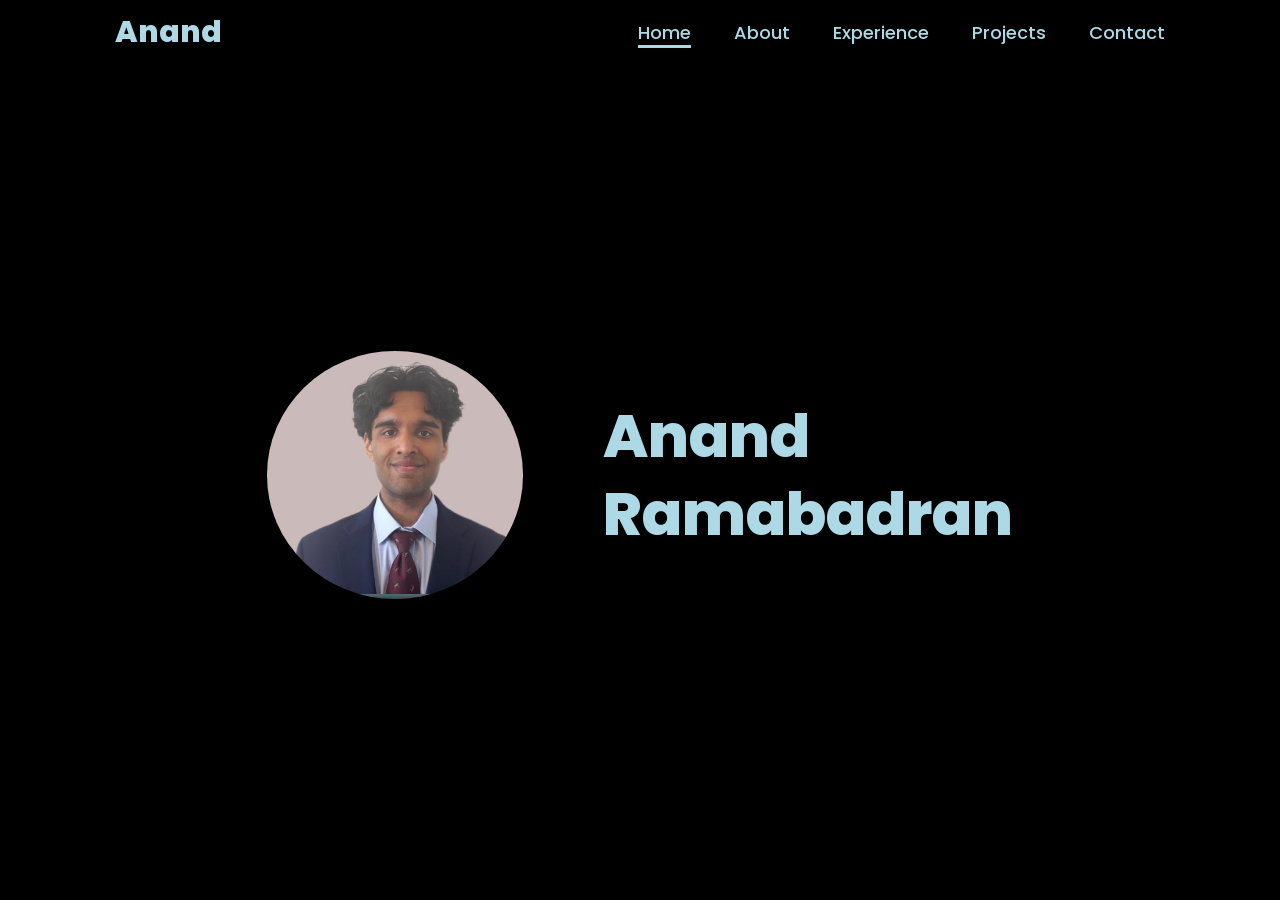
<file: index.html>
<!DOCTYPE html>
<html lang="en">
<head>
    <meta charset="UTF-8" />
    <meta name="viewport" content="width=device-width, initial-scale=1.0"/>
    <title>Anand Ramabadran</title>
    <link rel="stylesheet" href="styles.css" />
    <link rel="stylesheet" href="https://cdnjs.cloudflare.com/ajax/libs/font-awesome/6.5.0/css/all.min.css" />
</head>
<body>

<header>
  <a href="index.html" class="logo">Anand</a>
  <nav>
    <a href="index.html" class="active">Home</a>
    <a href="about.html">About</a>
    <a href="resume.html">Experience</a>
    <a href="projects.html">Projects</a>
    <a href="contact.html">Contact</a>
  </nav>
</header>

<section id="home" class="home">
  <div class="home-img fade-in-left">
    <img src="./images/Screenshot 2025-05-01 235015.jpg" alt="Profile Image">
  </div>

  <div class="home-content fade-in-right">
    <h1><span>Anand</span></h1>
    <h1><span>Ramabadran</span></h1>
  </div>

</section>

<script src="script.js"></script>
</body>
</html>
</file>
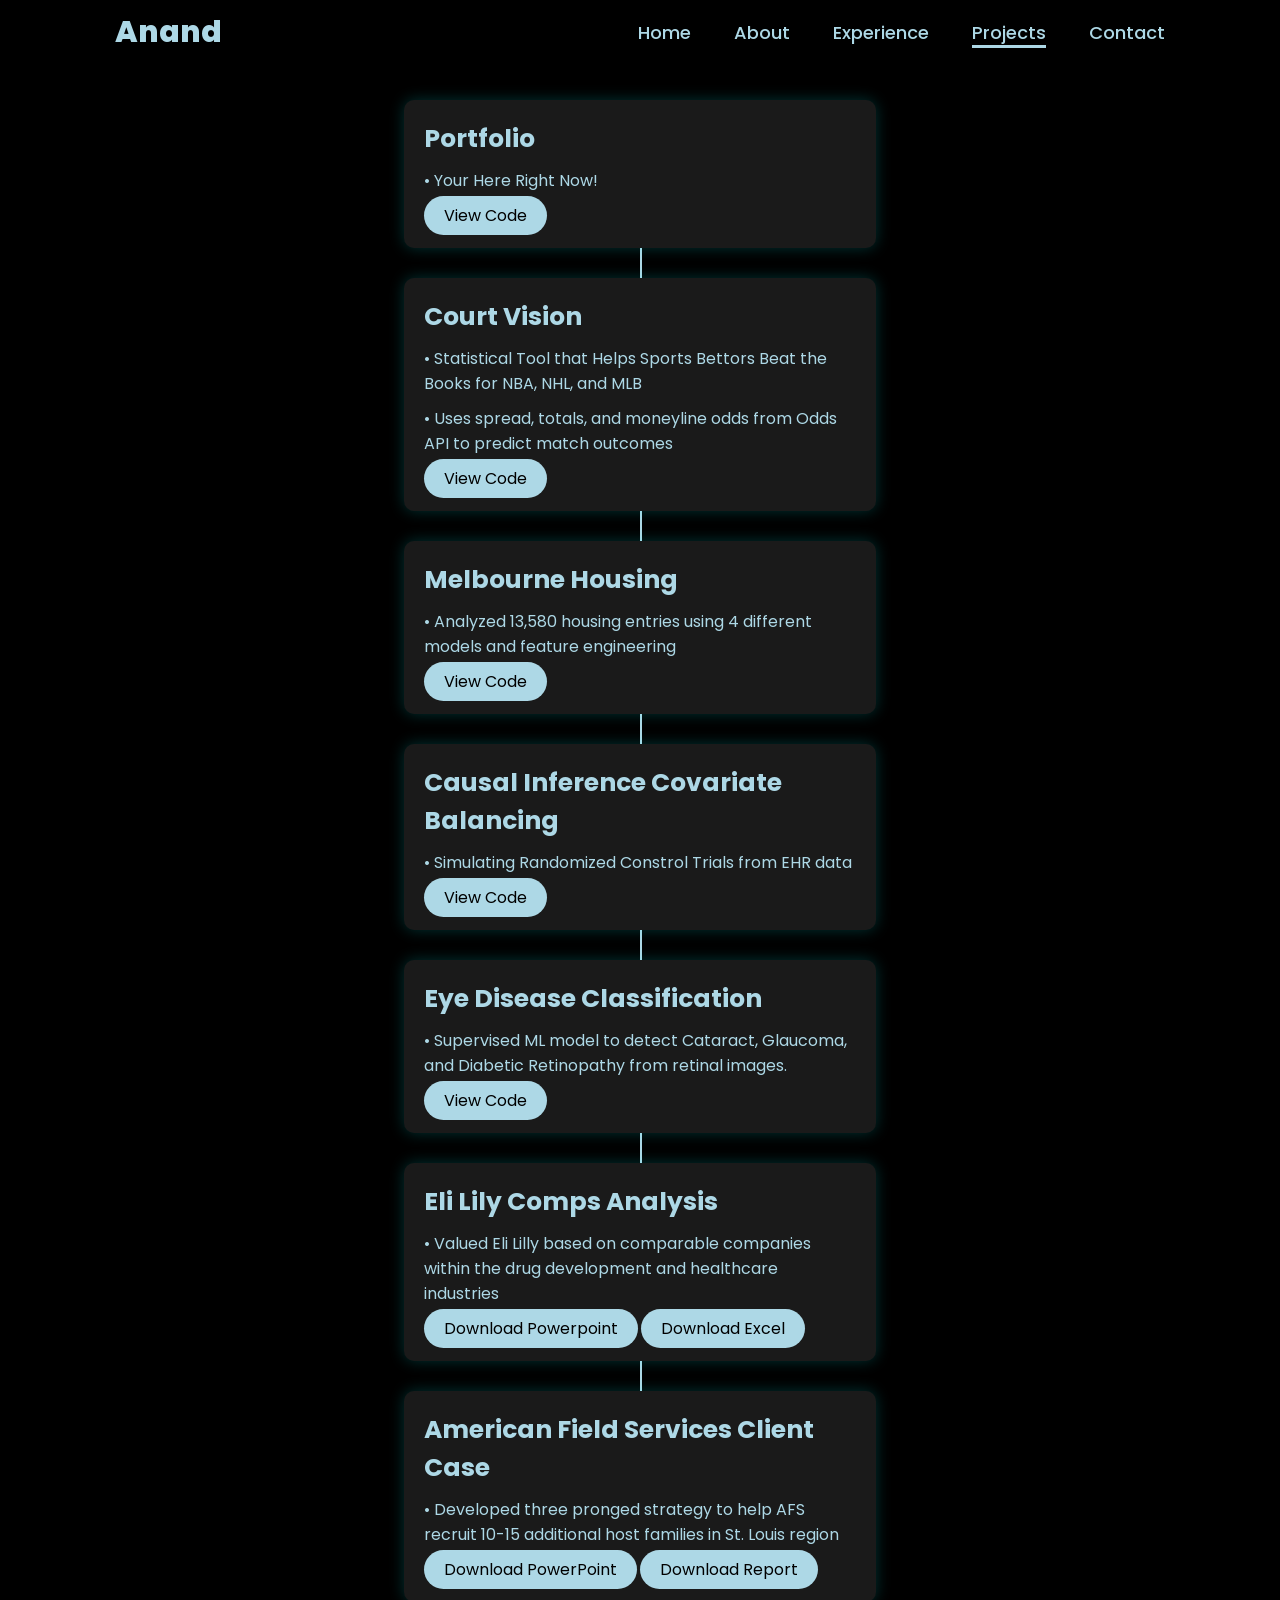
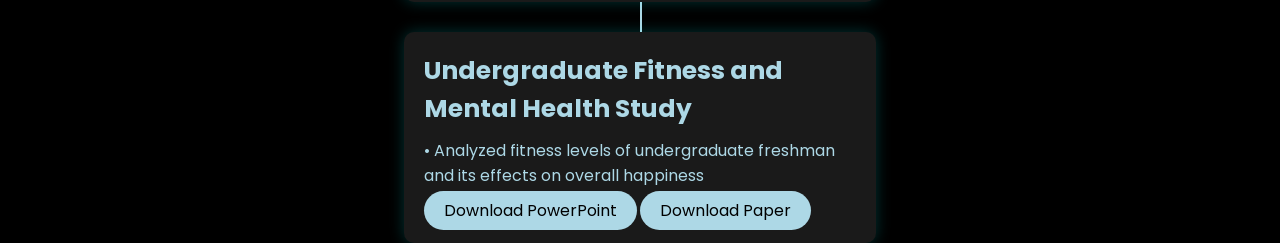
<file: projects.html>
<!DOCTYPE html>
<html lang="en">
<head>
  <meta charset="UTF-8" />
  <meta name="viewport" content="width=device-width, initial-scale=1.0"/>
  <title>Anand - Projects</title>
  <link rel="stylesheet" href="styles.css"/>
</head>
<body>

<header>
  <a href="index.html" class="logo">Anand</a>
  <nav>
    <a href="index.html">Home</a>
    <a href="about.html">About</a>
    <a href="resume.html">Experience</a>
    <a href="projects.html" class="active">Projects</a>
    <a href="contact.html">Contact</a>
  </nav>
</header>

<section id="projects" class="projects">
  <div class="fade-in">
    <div class="project-container">

      <div class="project-card fade-in-right">
        <h3>Portfolio</h3>
        <p>• Your Here Right Now!</p>
        <div class="project-links">
          <a href="https://github.com/ARWashU/Personal-Website" class="btn" target = "_blank">View Code</a>
        </div>
      </div>

      <div class="project-card fade-in-left">
        <h3>Court Vision</h3>
        <p>• Statistical Tool that Helps Sports Bettors Beat the Books for NBA, NHL, and MLB</p>
        <p>• Uses spread, totals, and moneyline odds from Odds API to predict match outcomes</p>
        <div class="project-links">
          <a href="https://github.com/ARWashU/Court-Vision-Statistical-Betting-Tool" class="btn" target = "_blank">View Code</a>
        </div>
      </div>

      <div class="project-card fade-in-right">
        <h3>Melbourne Housing</h3>
        <p>• Analyzed 13,580 housing entries using 4 different models and feature engineering</p>
        <div class="project-links">
          <a href="https://github.com/ARWashU/Melbourne-Housing" class="btn" target = "_blank">View Code</a>
        </div>
      </div>

      <div class="project-card fade-in-left">
        <h3>Causal Inference Covariate Balancing</h3>
        <p>• Simulating Randomized Constrol Trials from EHR data</p>
        <div class="project-links">
          <a href="https://github.com/ARWashU/Federated-Covariate-Balancing" class="btn" target = "_blank">View Code</a>
        </div>
      </div>

      <div class="project-card fade-in-right">
        <h3>Eye Disease Classification</h3>
        <p>• Supervised ML model to detect Cataract, Glaucoma, and Diabetic Retinopathy from retinal images.</p>
        <div class="project-links">
          <a href="https://github.com/ARWashU/Eye-Disease-Classification" class="btn" target = "_blank">View Code</a>
        </div>
      </div>

      <div class="project-card fade-in-left">
        <h3>Eli Lily Comps Analysis</h3>
        <p>• Valued Eli Lilly based on comparable companies within the drug development and healthcare industries</p>
        <div class="project-links">
          <a href="./projectdocs/FIN340 Project 2  (1).pptx" class="btn" target = "_blank">Download Powerpoint</a>
          <a href="./projectdocs/Eli Lilly Valuation v2.xlsx" class="btn" target = "_blank">Download Excel</a>
        </div>
      </div>

      <div class="project-card fade-in-right">
        <h3>American Field Services Client Case</h3>
        <p>• Developed three pronged strategy to help AFS recruit 10-15 additional host families in St. Louis region</p>
        <div class="project-links">
          <a href="./projectdocs/AFSMOGYSlides (3).pdf" class="btn" target = "_blank">Download PowerPoint</a>
          <a href="./projectdocs/AFSFinalReport_StudentSupportSquad (2).pdf" class="btn" target = "_blank">Download Report</a>
        </div>
      </div>

      <div class="project-card fade-in-left">
        <h3>Undergraduate Fitness and Mental Health Study</h3>
        <p>• Analyzed fitness levels of undergraduate freshman and its effects on overall happiness</p>
        <div class="project-links">
          <a href="./projectdocs/RPP2.pptx" class="btn" target = "_blank">Download PowerPoint</a>
          <a href="./projectdocs/Research Paper - Anand Ramabadran vFinal.pdf" class="btn" target = "_blank">Download Paper</a>
        </div>
      </div>

    </div>
  </div>
</section>

<script src="script.js"></script>
</body>
</html>
</file>
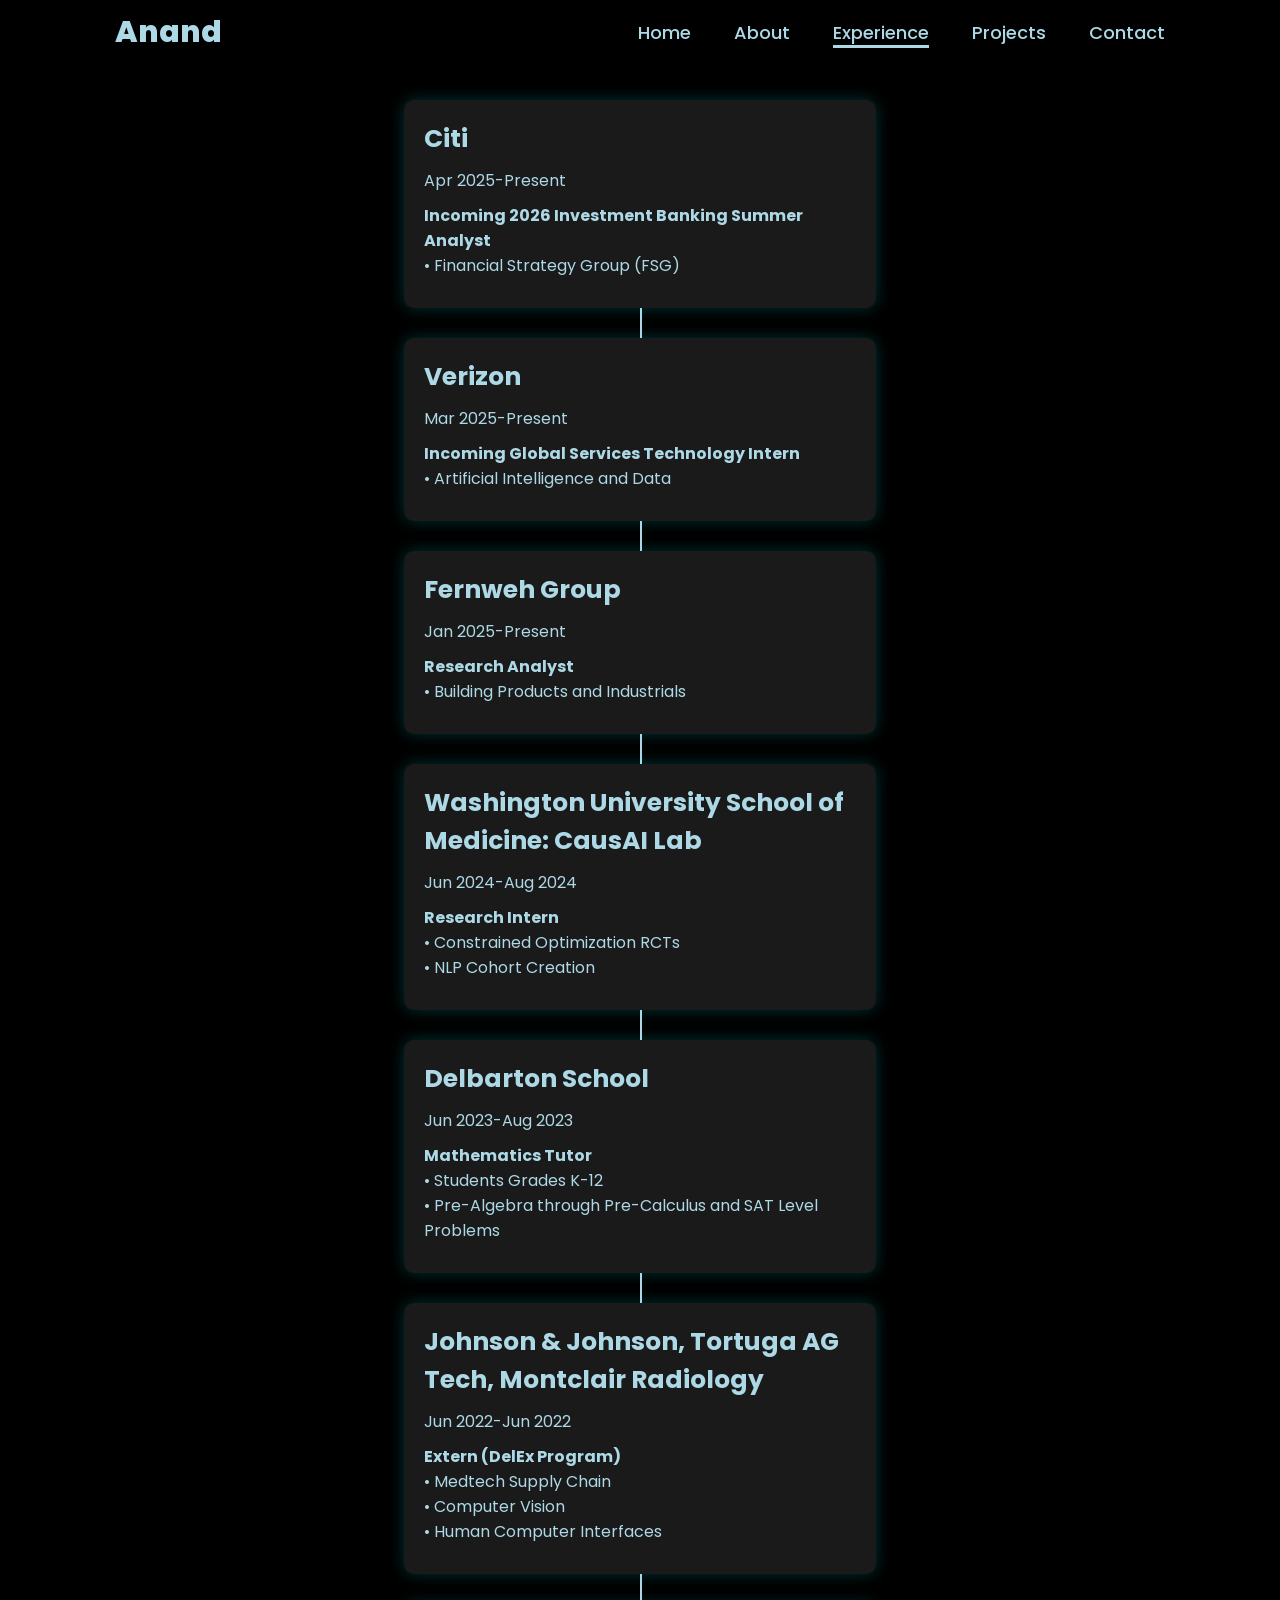
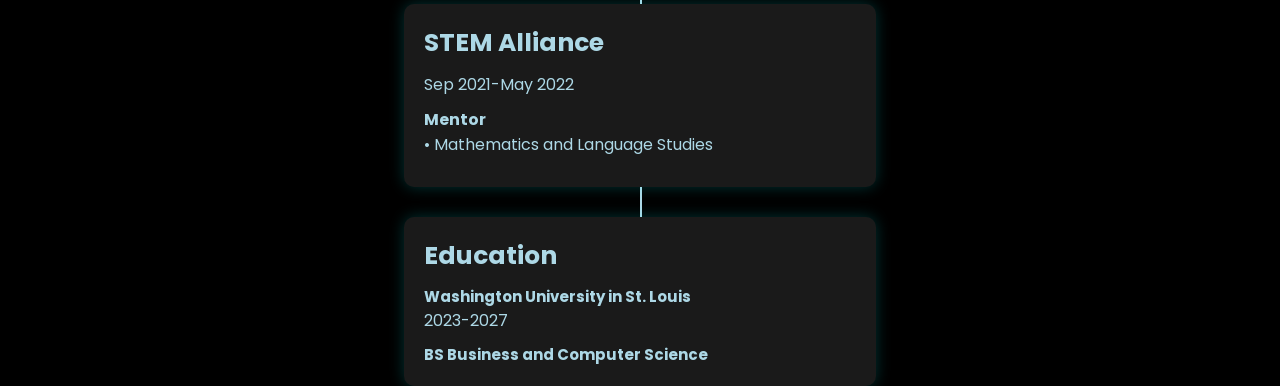
<file: resume.html>
<!DOCTYPE html>
<html lang="en">
<head>
  <meta charset="UTF-8" />
  <meta name="viewport" content="width=device-width, initial-scale=1.0" />
  <title>Anand - Resume</title>
  <link rel="stylesheet" href="styles.css" />
</head>
<body>

<header>
  <a href="index.html" class="logo">Anand</a>
  <nav>
    <a href="index.html">Home</a>
    <a href="about.html">About</a>
    <a href="resume.html" class="active">Experience</a>
    <a href="projects.html">Projects</a>
    <a href="contact.html">Contact</a>
  </nav>
</header>

<section id="resume" class="projects">
  <div class="project-container">

    <div class="project-card fade-in-left">
      <h3>Citi</h3>
      <p>Apr 2025-Present</p>
      <p><strong>Incoming 2026 Investment Banking Summer Analyst</strong><br>• Financial Strategy Group (FSG) </p>
    </div>

    <div class="project-card fade-in-right">
      <h3>Verizon</h3>
      <p>Mar 2025-Present</p>
      <p><strong>Incoming Global Services Technology Intern</strong><br>• Artificial Intelligence and Data</p>
    </div>

    <div class="project-card fade-in-left">
        <h3>Fernweh Group</h3>
        <p>Jan 2025-Present</p>
        <p><strong>Research Analyst</strong><br>• Building Products and Industrials<br></p>
    </div>

    <div class="project-card fade-in-right">
      <h3>Washington University School of Medicine: CausAI Lab</h3>
      <p>Jun 2024-Aug 2024</p>
      <p><strong>Research Intern</strong><br>• Constrained Optimization RCTs<br>• NLP Cohort Creation</p>
    </div>

    <div class="project-card fade-in-left">
      <h3>Delbarton School</h3>
      <p>Jun 2023-Aug 2023</p>
      <p><strong>Mathematics Tutor</strong><br>• Students Grades K-12<br>• Pre-Algebra through Pre-Calculus and SAT Level Problems</p>
    </div>

    <div class="project-card fade-in-right">
        <h3>Johnson & Johnson, Tortuga AG Tech, Montclair Radiology</h3>
        <p>Jun 2022-Jun 2022</p>
        <p><strong>Extern (DelEx Program) </strong><br>• Medtech Supply Chain<br>• Computer Vision<br>• Human Computer Interfaces</p>
    </div>

    <div class="project-card fade-in-left">
        <h3>STEM Alliance</h3>
        <p>Sep 2021-May 2022</p>
        <p><strong>Mentor</strong><br>• Mathematics and Language Studies</p>
    </div>

    <div class="project-card fade-in-right">
      <h3>Education</h3>
      <h1>Washington University in St. Louis</h1>
      <p>2023-2027</p>
      <h1><strong>BS Business and Computer Science</strong><br></h1>
    </div>

  </div>
</section>

<script src="script.js"></script>
</body>
</html>
</file>
<file: styles.css>
@import url('https://fonts.googleapis.com/css2?family=Poppins:wght@400;600;700&display=swap');

* {
  margin: 0;
  padding: 0;
  box-sizing: border-box;
  text-decoration: none;
  border: none;
  outline: none;
  font-family: 'Poppins', sans-serif;
}

html {
  font-size: 62.5%;
  scroll-behavior: smooth;
}

body {
  width: 100%;
  height: 100vh;
  overflow-x: hidden;
  background-color: black;
  color: lightblue;
  opacity: 1;
  transition: opacity 0.5s ease;
}

body.fade-out {
  opacity: 0;
}

header {
  position: fixed;
  top: 0;
  left: 0;
  width: 100%;
  padding: 1rem 9%;
  background-color: transparent;
  display: flex;
  justify-content: space-between;
  align-items: center;
  z-index: 100;
}

.logo {
  font-size: 3rem;
  color: lightblue;
  font-weight: 800;
  cursor: pointer;
}

nav a {
  font-size: 1.8rem;
  color: lightblue;
  margin-left: 4rem;
  font-weight: 500;
  transition: 0.3s ease;
  border-bottom: 3px solid transparent;
}

nav a:hover,
nav a.active {
  color: lightblue;
  border-bottom: 3px solid lightblue;
}

@media(max-width: 995px) {
  nav {
    position: absolute;
    display: none;
    top: 0;
    right: 0;
    width: 40%;
    border-left: 3px solid lightblue;
    border-bottom: 3px solid lightblue;
    padding: 1rem;
    background-color: black;
  }

  nav.active {
    display: block;
  }

  nav a {
    display: block;
    font-size: 2rem;
    margin: 3rem 0;
  }

  nav a:hover,
  nav a.active {
    padding: 1rem;
    border-radius: 0.5rem;
    border-bottom: 0.5rem solid lightblue;
  }
}

section {
  min-height: 100vh;
  padding: 10rem 9% 5rem;
}

.home {
  display: flex;
  justify-content: center;
  align-items: center;
  gap: 8rem;
  background-color: black;
}

.home .home-content h1 {
  font-size: 6rem;
  font-weight: 800;
  line-height: 1.3;
}

.home-content h3 {
  font-size: 4rem;
  margin-bottom: 1rem;
  font-weight: 700;
}

span {
  color: lightblue;
}

.home-img {
  border-radius: 50%;
  overflow: hidden;
}

.home-img img {
  width: 20vw;
  border-radius: 1rem;
  box-shadow: 0 0 25px lightblue;
  cursor: pointer;
  transition: 0.2s linear;
}

.home-img img:hover {
  transform: scale(1.05);
}

.social-icons i {
  display: inline-flex;
  justify-content: center;
  align-items: center;
  width: 4rem;
  height: 4rem;
  background-color: transparent;
  border: 0.2rem solid lightblue;
  font-size: 2rem;
  border-radius: 50%;
  margin: 3rem 1.5rem 3rem 0;
  transition: 0.3s ease;
  color: lightblue;
}

.social-icons i:hover {
  color: white;
  transform: scale(1.3) translateY(-5px);
  background-color: lightblue;
  box-shadow: 0 0 25px lightblue;
}

.button .btn {
  display: inline-block;
  padding: 1rem 2.8rem;
  background-color: lightblue;
  border-radius: 4rem;
  font-size: 1.6rem;
  color: black;
  font-weight: 600;
  transition: 0.3s ease;
  cursor: pointer;
}

.button .btn:hover {
  transform: scale(1.03);
  background-color: lightblue;
  color: black;
  border: 2px solid lightblue;
}

.typing-text {
  font-size: 3.4rem;
  font-weight: 600;
  min-width: 280px;
}

.typing-text span {
  position: relative;
}

.typing-text span::after {
  content: "";
  background-color: black;
  position: absolute;
  width: calc(100% + 8px);
  height: 100%;
  border-left: 3px solid black;
  right: -8px;
  animation: cursor 0.5s infinite;
}

@keyframes cursor {
  to {
    border-left: 3px solid lightblue;
  }
}


@media (max-width: 1000px) {
  .home {
    gap: 4rem;
  }
}

@media (max-width: 995px) {
  .home {
    flex-direction: column;
    margin: 5rem 4rem;
  }

  .home .home-content h3 {
    font-size: 2.5rem;
  }

  .home-content h1 {
    font-size: 5rem;
  }

  .home-img img {
    width: 70vw;
    margin-top: 4rem;
  }
}

/* Fade-in effect */
.fade-in {
  opacity: 0;
  transform: translateY(20px);
  animation: fadeInContent 1s ease forwards;
  animation-delay: 0.4s;
}

@keyframes fadeInContent {
  to {
    opacity: 1;
    transform: translateY(0);
  }
}

.full-center {
    font-size: 2rem;
    display: flex;
    justify-content: flex-start;
    align-items: center;
    text-align: center;
    flex-direction: column;
    min-height: 150vh; 
    padding: 12rem 5rem 5rem;
    animation: moveUp 1.5s ease-out forwards;
    animation-delay: 5s; 
    transform: translateY(0);
  }

@keyframes slideInLeft {
  from {
    opacity: 0;
    transform: translateX(-500px);
  }
  to {
    opacity: 1;
    transform: translateX(0);
  }
}

@keyframes slideInRight {
  from {
    opacity: 0;
    transform: translateX(500px);
  }
  to {
    opacity: 1;
    transform: translateX(0);
  }
}

.fade-in-left {
  animation: slideInLeft 3s ease forwards;
}

.fade-in-right {
  animation: slideInRight 3s ease forwards;
}

.project-container {
  display: flex;
  flex-direction: column;
  align-items: center;
  position: relative;
  gap: 3rem;
}

.project-row {
  display: flex;
  justify-content: flex-start;
  width: 100%;
  max-width: 1000px;
  margin: 2rem 0;
}

.project-row.right {
  justify-content: flex-end;
}

.project-card {
  background-color: #1a1a1a;
  padding: 2rem;
  border-radius: 1rem;
  box-shadow: 0 0 15px rgba(0, 255, 255, 0.2);
  width: 45%;
  color: lightblue;
}

.project-card h3 {
  font-size: 2.5rem;
  margin-bottom: 1rem;
}

.project-card p {
  font-size: 1.6rem;
  margin-bottom: 1rem;
}

.project-links {
  text-align: left;
  margin-top: 1rem;
}

.project-links .btn {
  font-size: 1.6rem;
  padding: 0.8rem 2rem;
  background-color: lightblue;
  color: black;
  border-radius: 2rem;
  transition: background-color 0.3s ease;
}

.project-links .btn:hover {
  background-color: white;
}

.project-container::before {
  content: '';
  position: absolute;
  top: 0;
  bottom: 0;
  left: 50%;
  width: 2px;
  background: lightblue;
  z-index: 0;
}
.about-gallery {
    display: flex;
    justify-content: center;
    gap: 3rem;
    margin-top: 8rem;
    margin-bottom: 8rem;
    flex-wrap: wrap;
    opacity: 0;
    transform: translateY(40px);
    animation: fadeGalleryIn 1.5s ease forwards;
    animation-delay: 15s;
  }
  
  .about-gallery img {
    width: 18vw;
    max-width: 200px;
    height: auto;
    aspect-ratio: 5/5;
    border-radius: 1rem;
    box-shadow: 0 0 30px rgba(0, 255, 255, 0.3);
    transition: transform 0.3s ease;
  }
  
  .about-gallery img:hover {
    transform: scale(1.05);
  }
  
  @keyframes fadeGalleryIn {
    to {
      opacity: 1;
      transform: translateY(0);
    }
  }
  
  @media (max-width: 768px) {
    .about-gallery {
      flex-direction: column;
      align-items: center;
    }
  
    .about-gallery img {
      width: 80%;
      aspect-ratio: auto;
    }
  }
  #typewriter {
    text-align: center;
    font-size: 2.4rem;
    line-height: 1.6;
    max-width: 900px;
    margin: 0 auto;
  }
  #typewriter-message {
    font-size: 2.6rem;
    margin-top: 2rem;
    text-align: center;
  }
  
  body {
    display: flex;
    flex-direction: column;
    min-height: 100vh;
    margin:0;
  }
  
  .contact {
    flex: 0 0 auto;
  }
  
  .footer {
    text-align: center;
    padding: -10rem;
    font-size: 1.6rem;
    color: lightblue;
    background-color: transparent;
  }
  .social-icons {
    display: flex;
    justify-content: center;
    margin-bottom: 1.5rem;
    gap: 2rem;
  }
</file>
